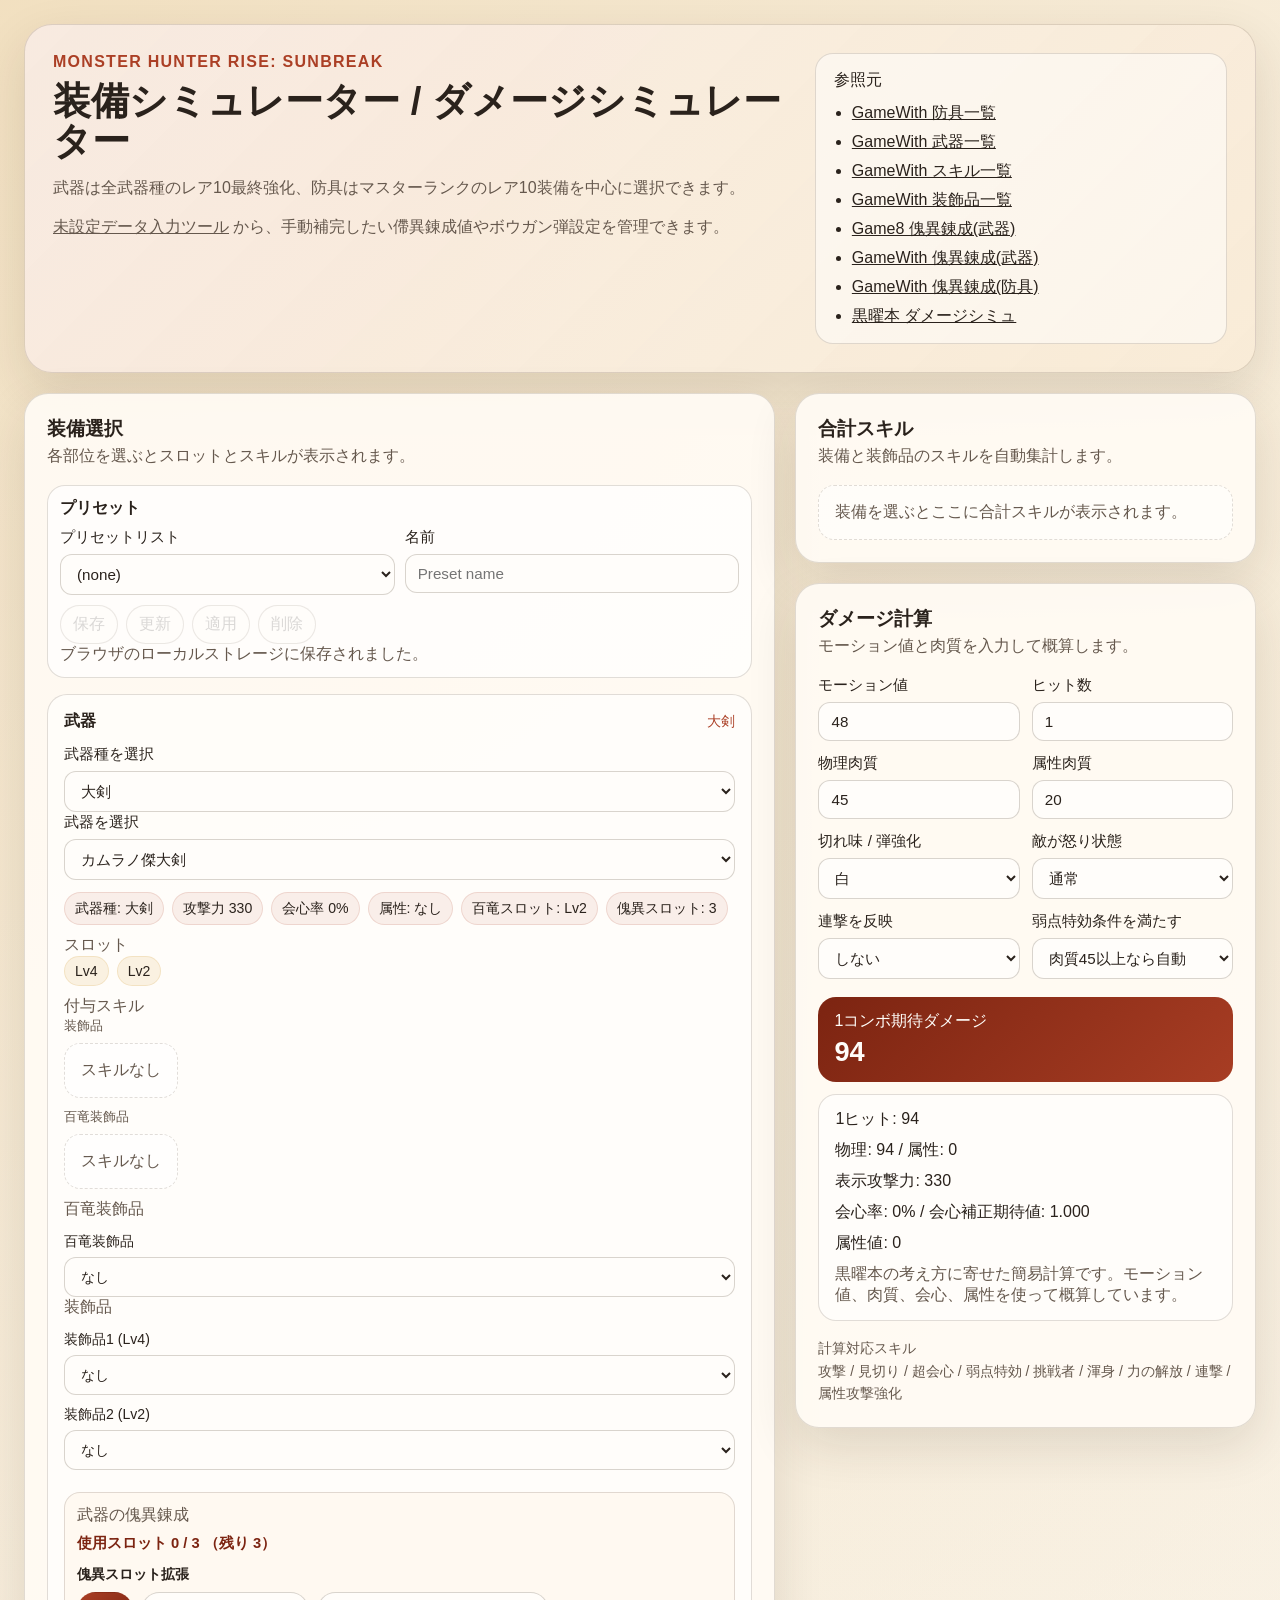
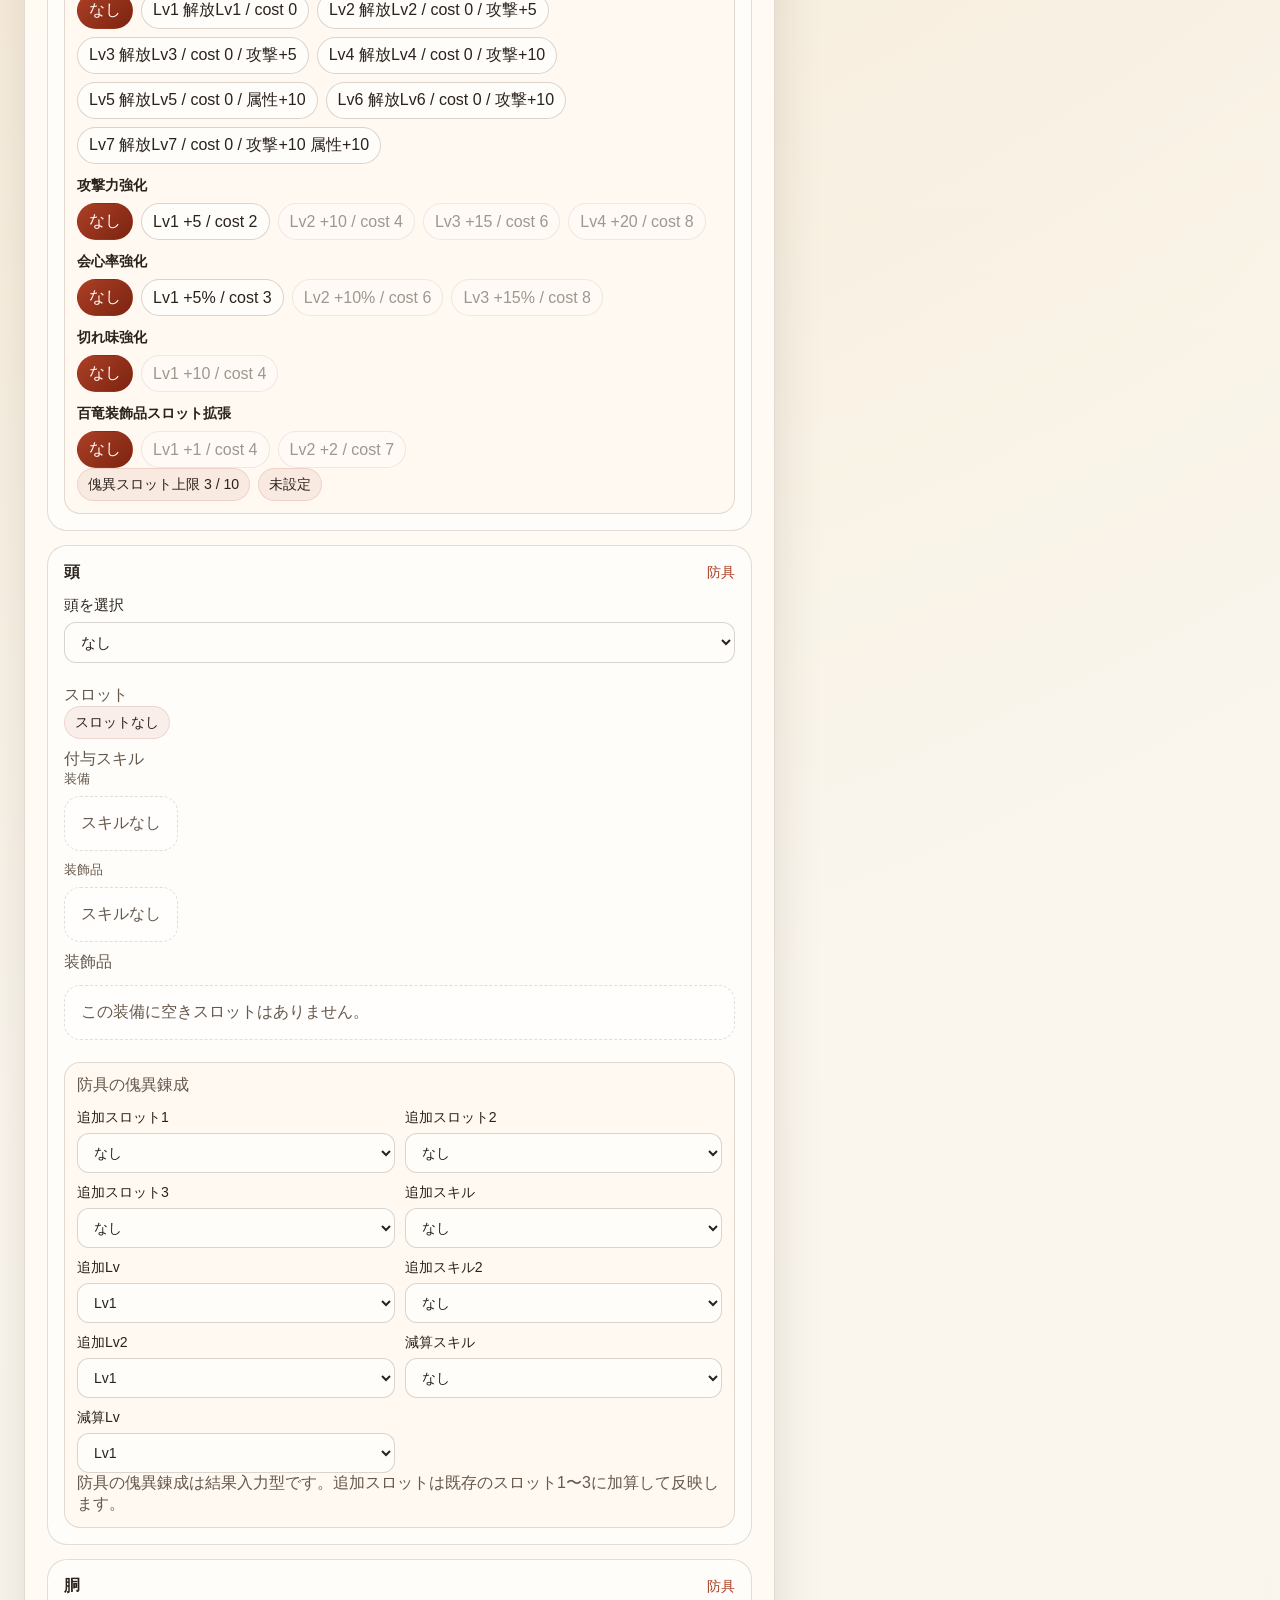
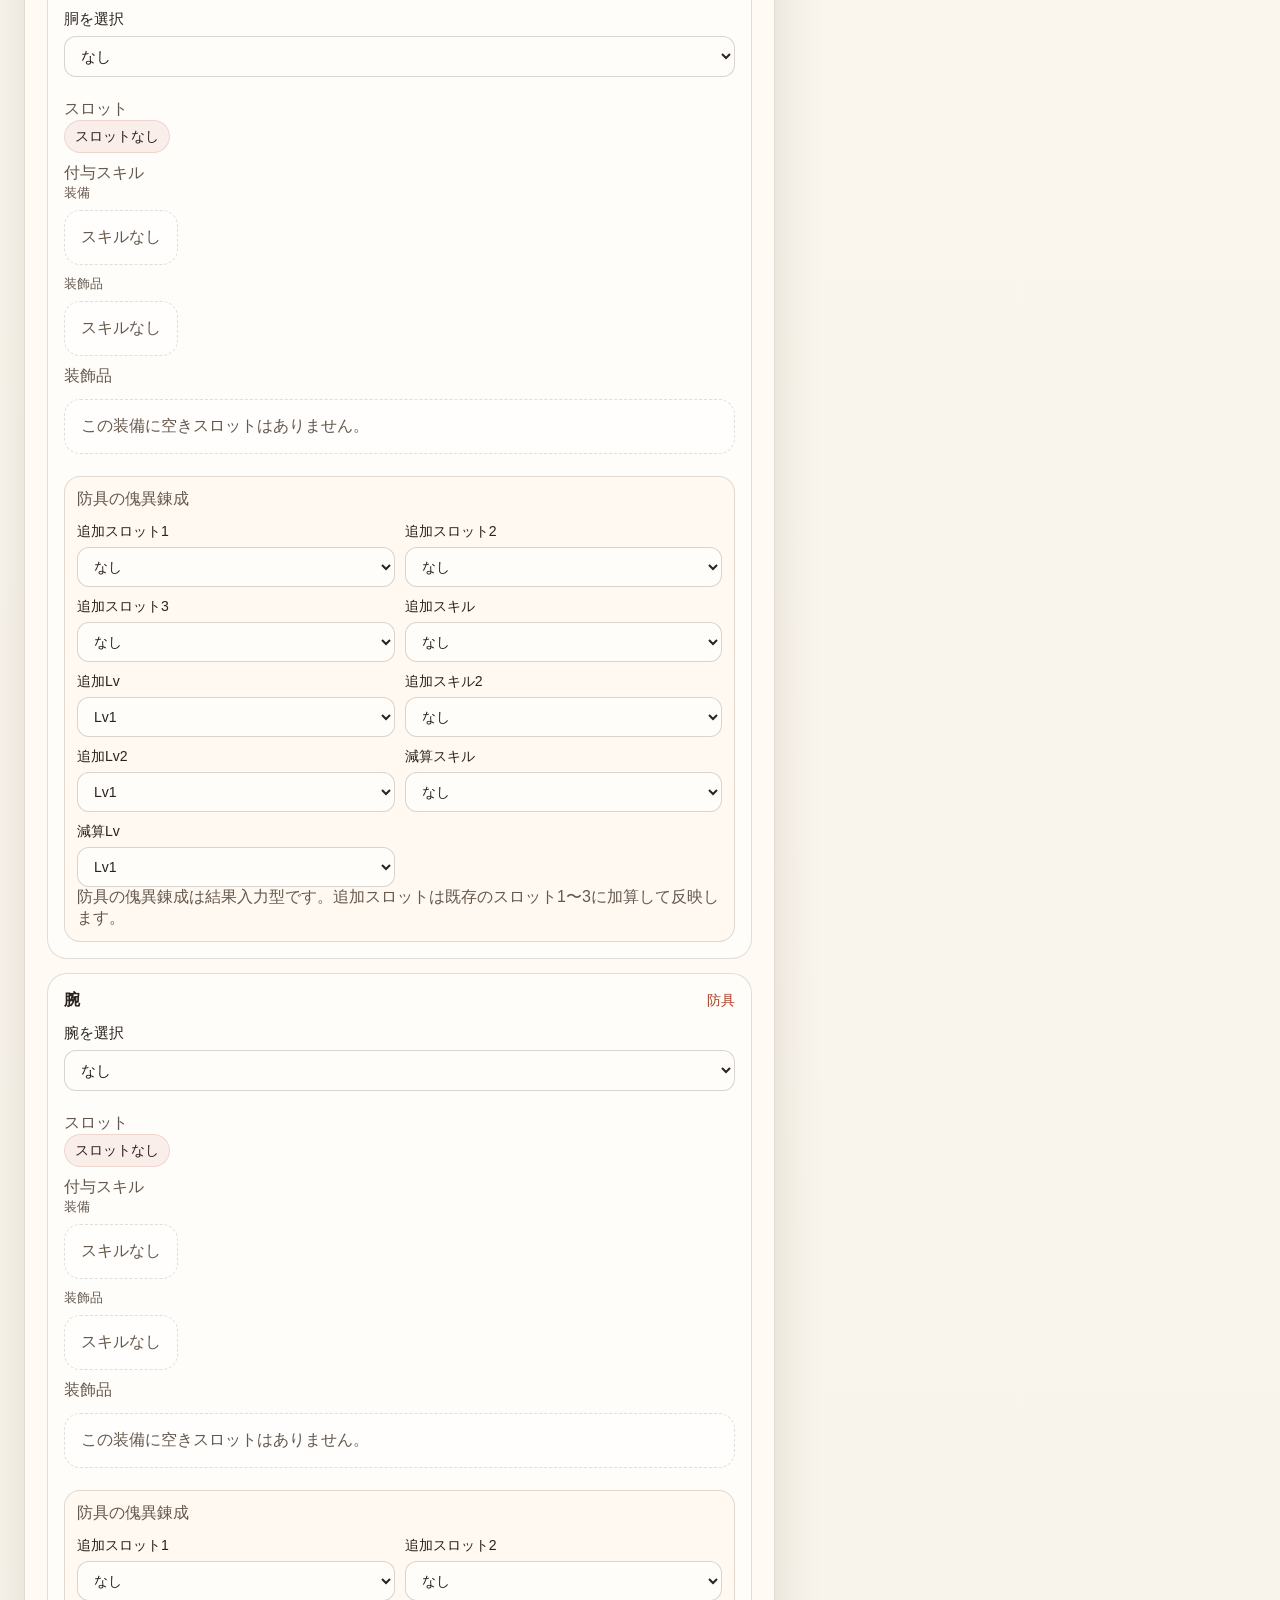
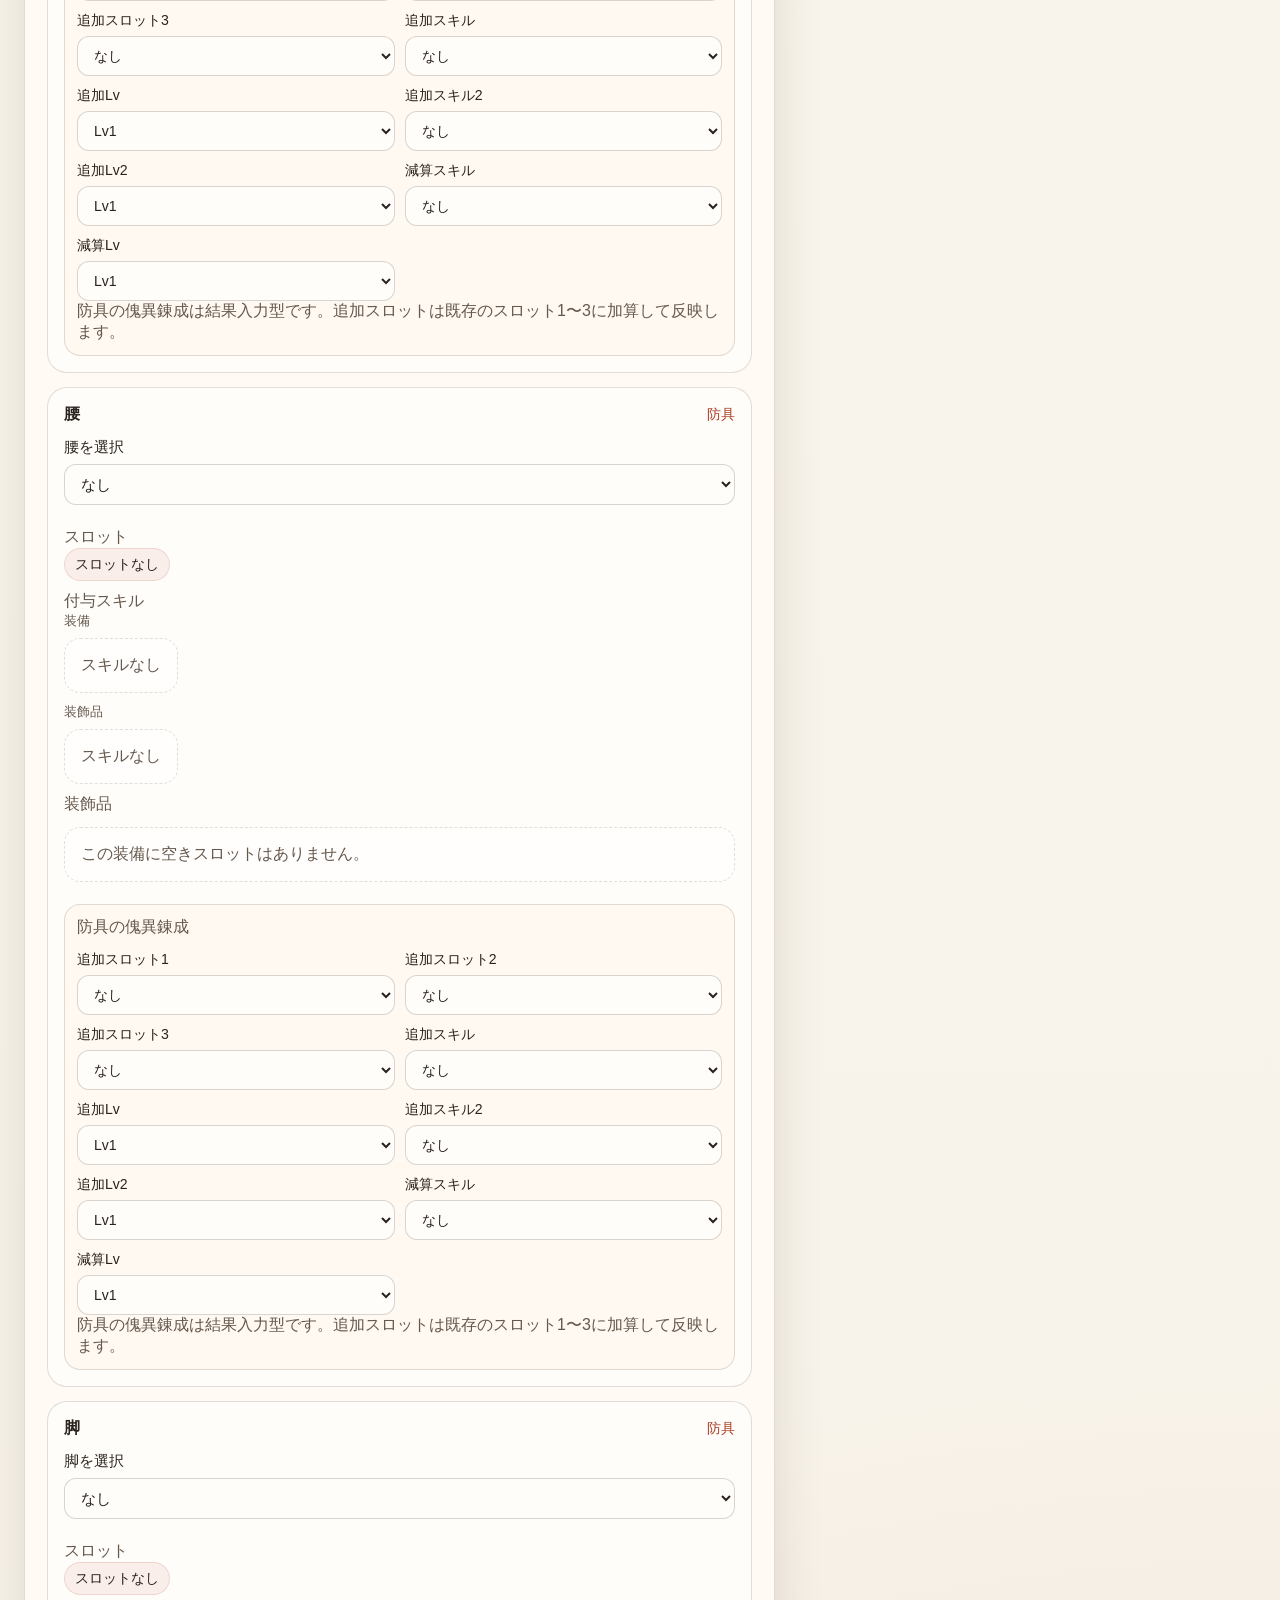
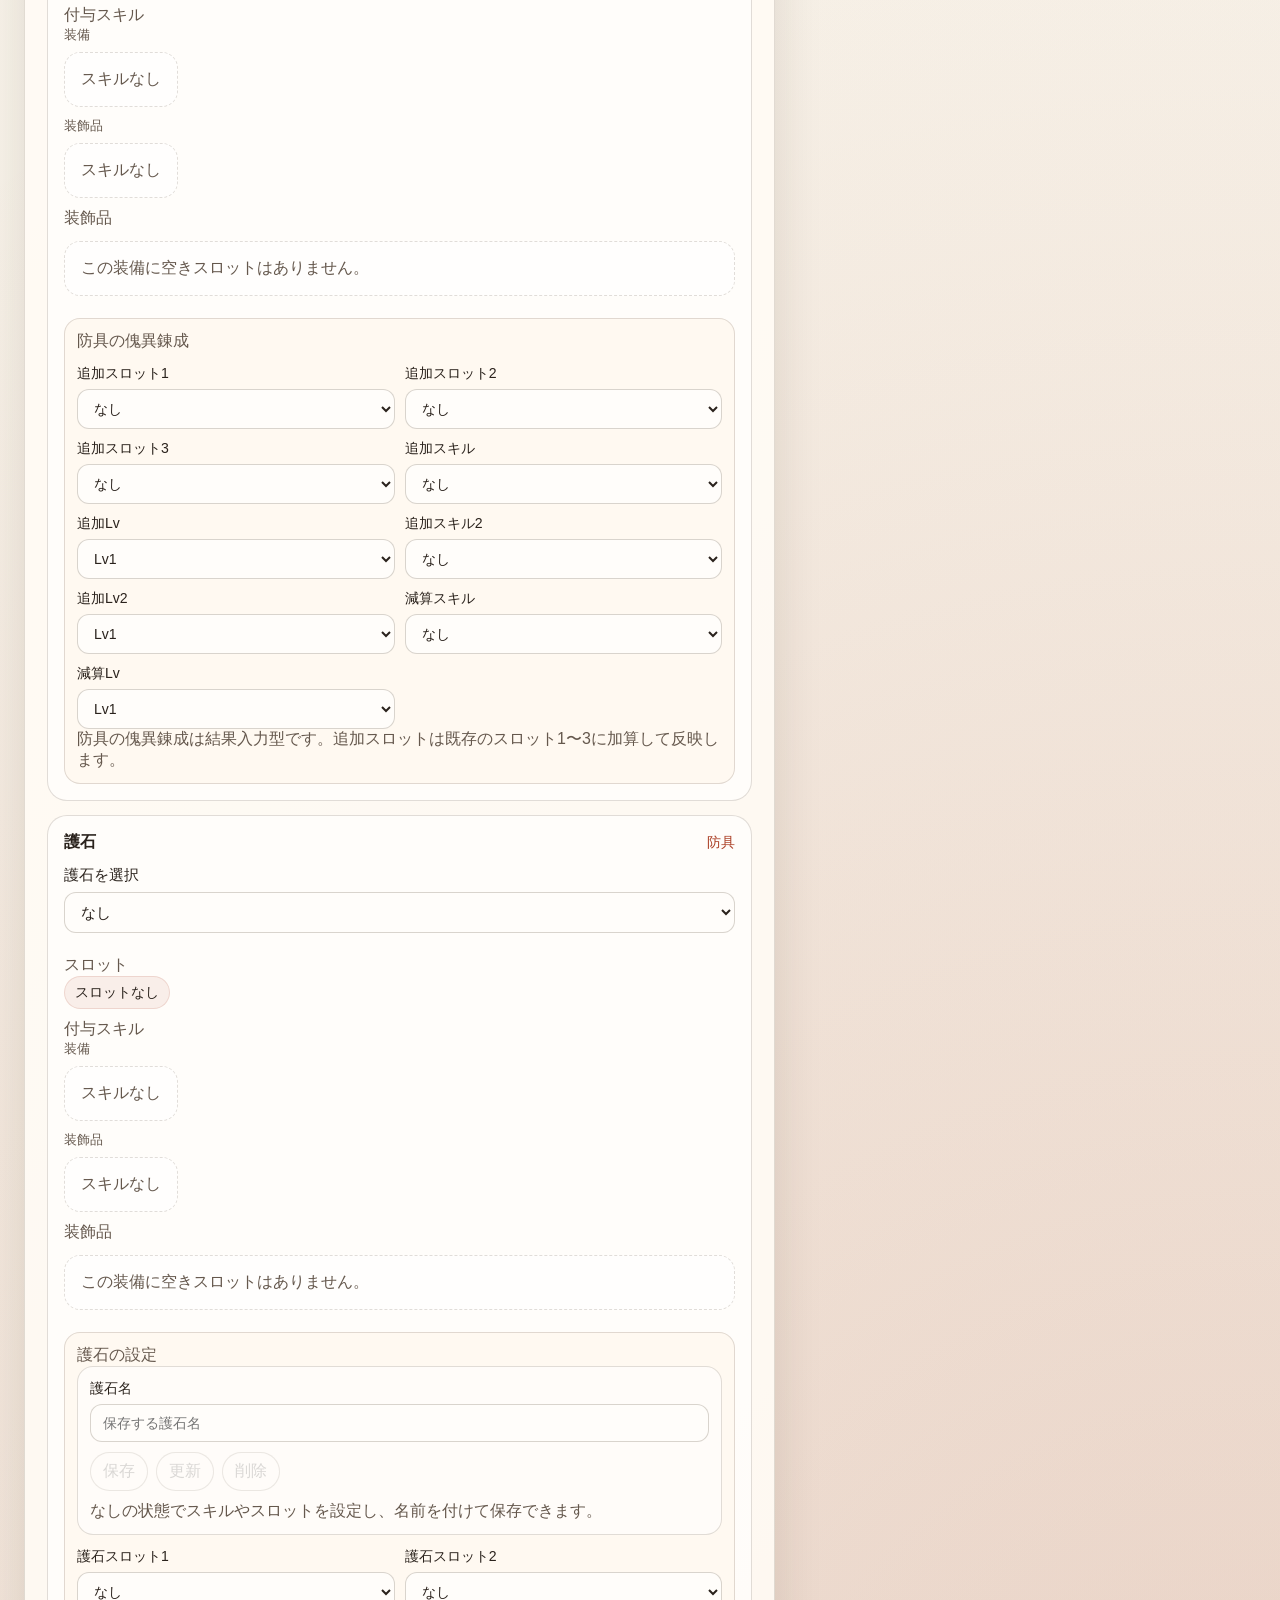
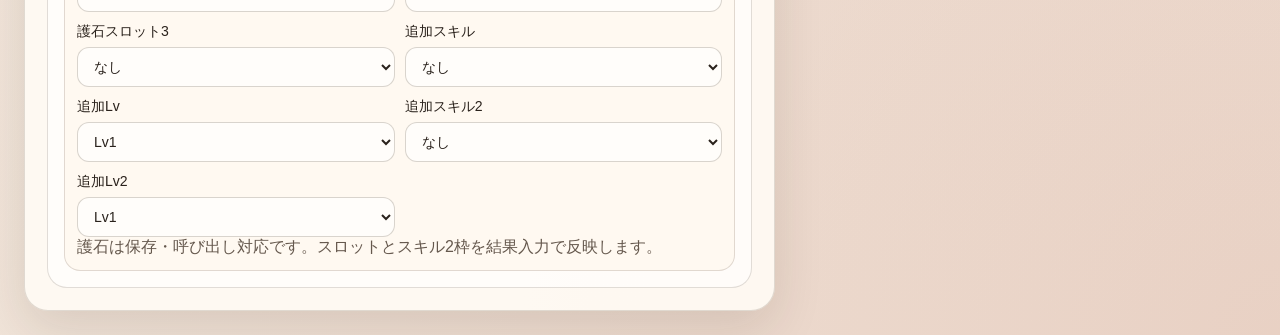
<file: index.html>
﻿<!DOCTYPE html>
<html lang="ja">
  <head>
    <meta charset="UTF-8" />
    <meta name="viewport" content="width=device-width, initial-scale=1.0" />
    <title>サンブレイク装備・ダメージシミュレーター</title>
    <link rel="stylesheet" href="./styles.css" />
  </head>
  <body>
    <div class="app-shell">
      <header class="hero">
        <div>
          <p class="eyebrow">Monster Hunter Rise: Sunbreak</p>
          <h1>装備シミュレーター / ダメージシミュレーター</h1>
          <p class="hero-copy">
            武器は全武器種のレア10最終強化、防具はマスターランクのレア10装備を中心に選択できます。
          </p>
          <p class="hero-copy">
            <a href="./missing-data.html" target="_blank" rel="noreferrer">未設定データ入力ツール</a> から、手動補完したい僀異錬成値やボウガン弾設定を管理できます。
          </p>
        </div>
        <div class="hero-note">
          <p>参照元</p>
          <ul>
            <li><a href="https://gamewith.jp/mhrize/article/show/348248" target="_blank" rel="noreferrer">GameWith 防具一覧</a></li>
            <li><a href="https://gamewith.jp/mhrize/article/show/230751" target="_blank" rel="noreferrer">GameWith 武器一覧</a></li>
            <li><a href="https://gamewith.jp/mhrize/article/show/265040" target="_blank" rel="noreferrer">GameWith スキル一覧</a></li>
            <li><a href="https://gamewith.jp/mhrize/article/show/266756" target="_blank" rel="noreferrer">GameWith 装飾品一覧</a></li>
            <li><a href="https://game8.jp/mhrise/470336" target="_blank" rel="noreferrer">Game8 傀異錬成(武器)</a></li>
            <li><a href="https://gamewith.jp/mhrize/article/show/352670" target="_blank" rel="noreferrer">GameWith 傀異錬成(武器)</a></li>
            <li><a href="https://gamewith.jp/mhrize/article/show/379459" target="_blank" rel="noreferrer">GameWith 傀異錬成(防具)</a></li>
            <li><a href="https://kuroyonhon.com/mhrisesb/d/dame.php" target="_blank" rel="noreferrer">黒曜本 ダメージシミュ</a></li>
          </ul>
        </div>
      </header>

      <main class="layout">
        <section class="panel">
          <div class="section-heading">
            <h2>装備選択</h2>
            <p>各部位を選ぶとスロットとスキルが表示されます。</p>
          </div>
          <div id="preset-panel" class="preset-panel">
            <div class="preset-title">プリセット</div>
            <div class="preset-grid">
              <label>
                プリセットリスト
                <select id="preset-select" data-expandable-select="true"></select>
              </label>
              <label>
                名前
                <input id="preset-name" type="text" placeholder="Preset name" />
              </label>
              <div class="preset-actions">
                <button type="button" id="preset-save">保存</button>
                <button type="button" id="preset-update">更新</button>
                <button type="button" id="preset-apply">適用</button>
                <button type="button" id="preset-delete">削除</button>
              </div>
            </div>
            <div class="meta-text">ブラウザのローカルストレージに保存されました。</div>
          </div>          <div id="equipment-grid" class="equipment-grid"></div>
        </section>

        <aside class="summary-column">
          <section class="panel">
            <div class="section-heading">
              <h2>合計スキル</h2>
              <p>装備と装飾品のスキルを自動集計します。</p>
            </div>
            <div id="skill-summary" class="skill-summary"></div>
          </section>

          <section class="panel">
            <div class="section-heading">
              <h2>ダメージ計算</h2>
              <p>モーション値と肉質を入力して概算します。</p>
            </div>
            <form id="damage-form" class="damage-form">
              <label>
                モーション値
                <input type="number" name="motionValue" min="1" max="500" value="48" />
              </label>
              <label>
                ヒット数
                <input type="number" name="hits" min="1" max="20" value="1" />
              </label>
              <label>
                物理肉質
                <input type="number" name="hitzone" min="1" max="100" value="45" />
              </label>
              <label>
                属性肉質
                <input type="number" name="elementHitzone" min="0" max="100" value="20" />
              </label>
              <label>
                切れ味 / 弾強化
                <select name="sharpness">
                  <option value="purple">紫</option>
                  <option value="white" selected>白</option>
                  <option value="blue">青</option>
                  <option value="green">緑</option>
                </select>
              </label>
              <label>
                敵が怒り状態
                <select name="monsterState">
                  <option value="normal" selected>通常</option>
                  <option value="enraged">怒り</option>
                </select>
              </label>
              <label>
                連撃を反映
                <select name="burstState">
                  <option value="off" selected>しない</option>
                  <option value="on">する</option>
                </select>
              </label>
              <label>
                弱点特効条件を満たす
                <select name="weakspot">
                  <option value="auto" selected>肉質45以上なら自動</option>
                  <option value="force">常に反映</option>
                  <option value="off">反映しない</option>
                </select>
              </label>
            </form>

            <div id="damage-output" class="damage-output"></div>
            <div class="supported-skills">
              <p>計算対応スキル</p>
              <p>攻撃 / 見切り / 超会心 / 弱点特効 / 挑戦者 / 渾身 / 力の解放 / 連撃 / 属性攻撃強化</p>
            </div>
          </section>
        </aside>
      </main>
    </div>

    <script src="./data.js"></script>
    <script src="./app.js"></script>
  </body>
</html>
</file>
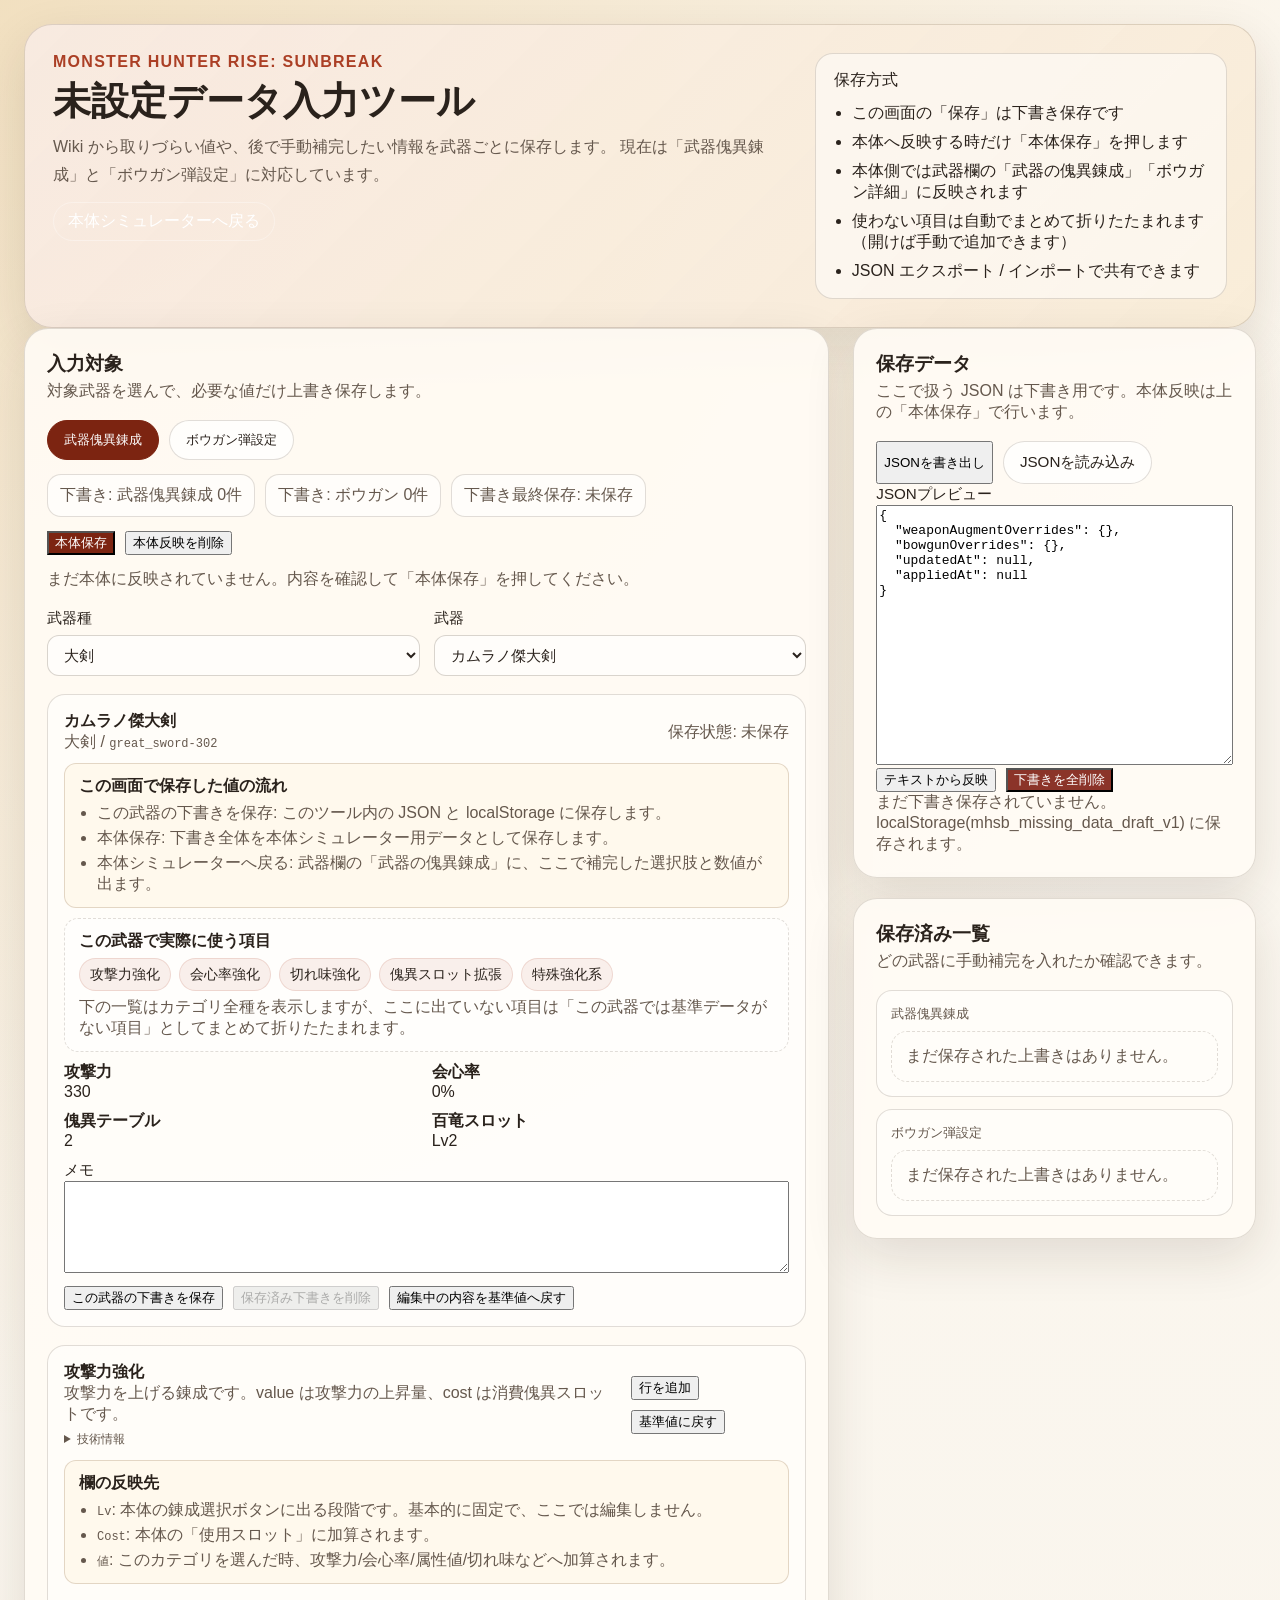
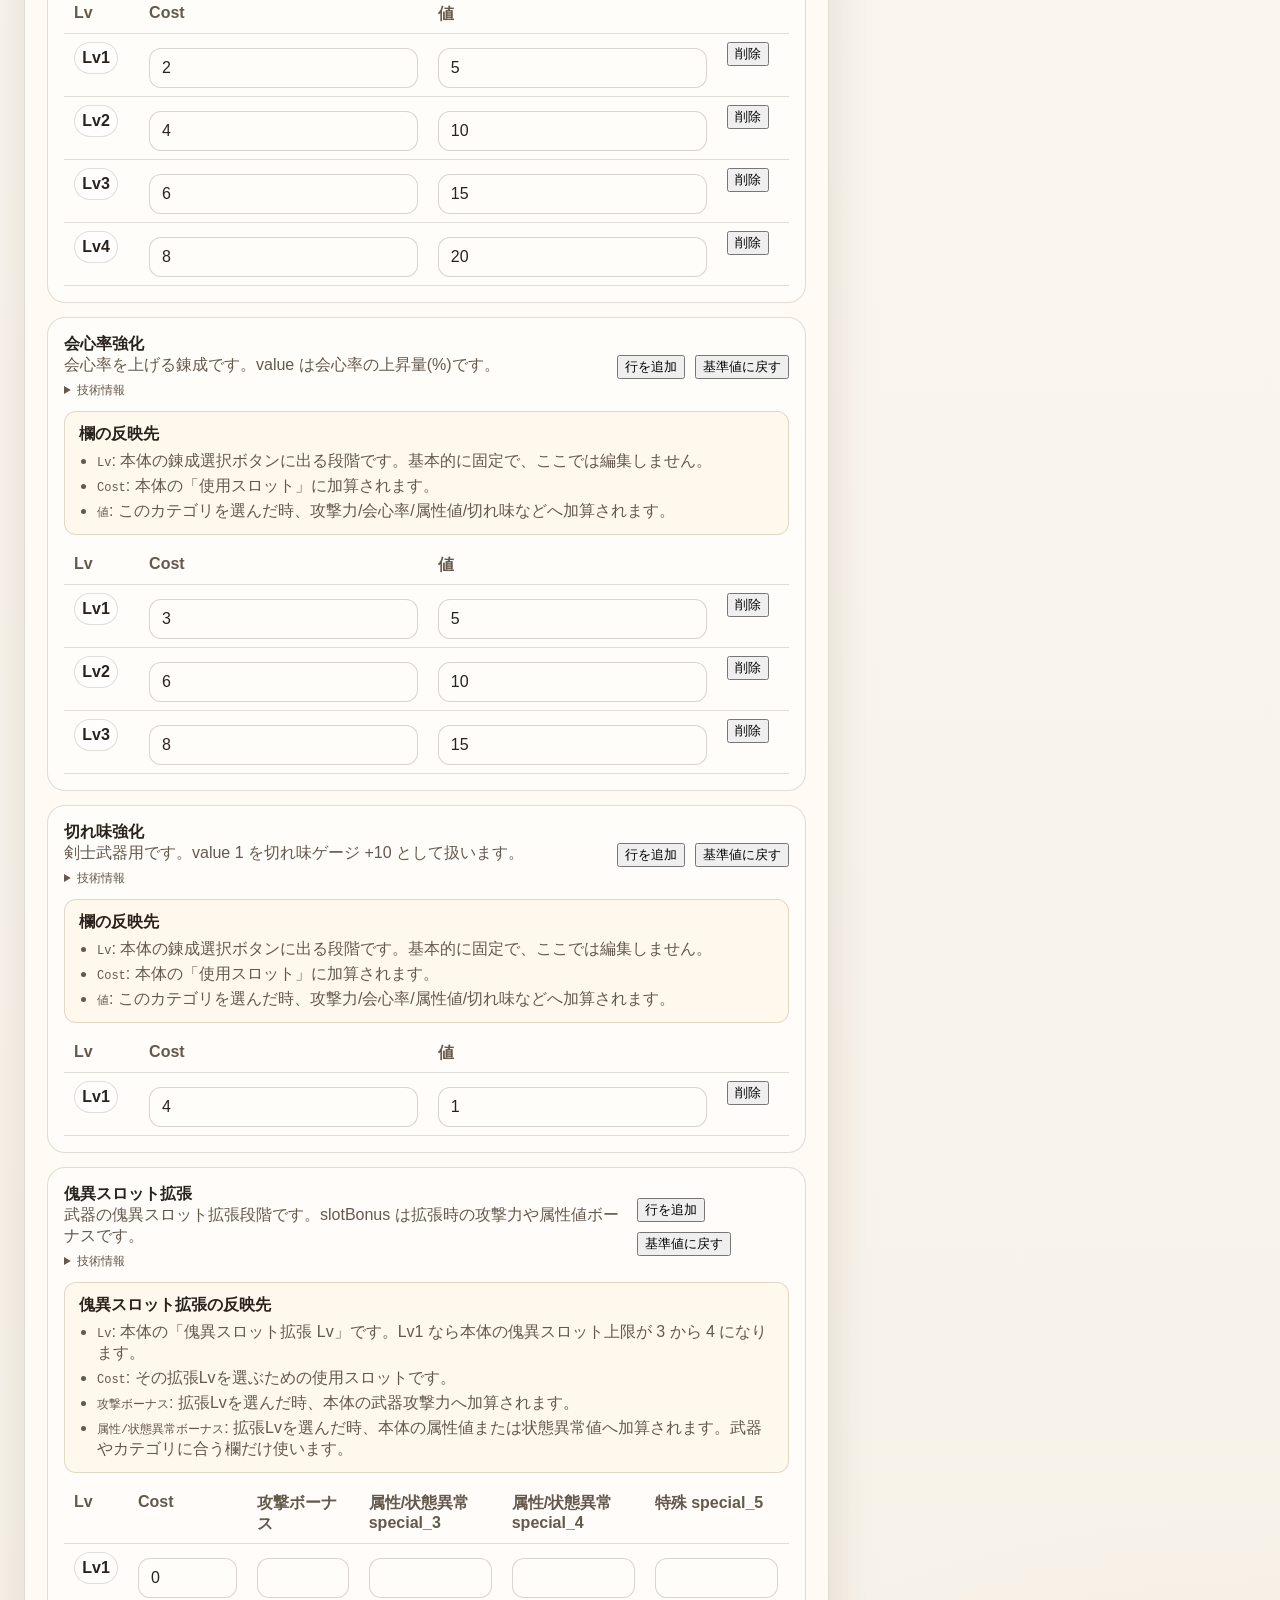
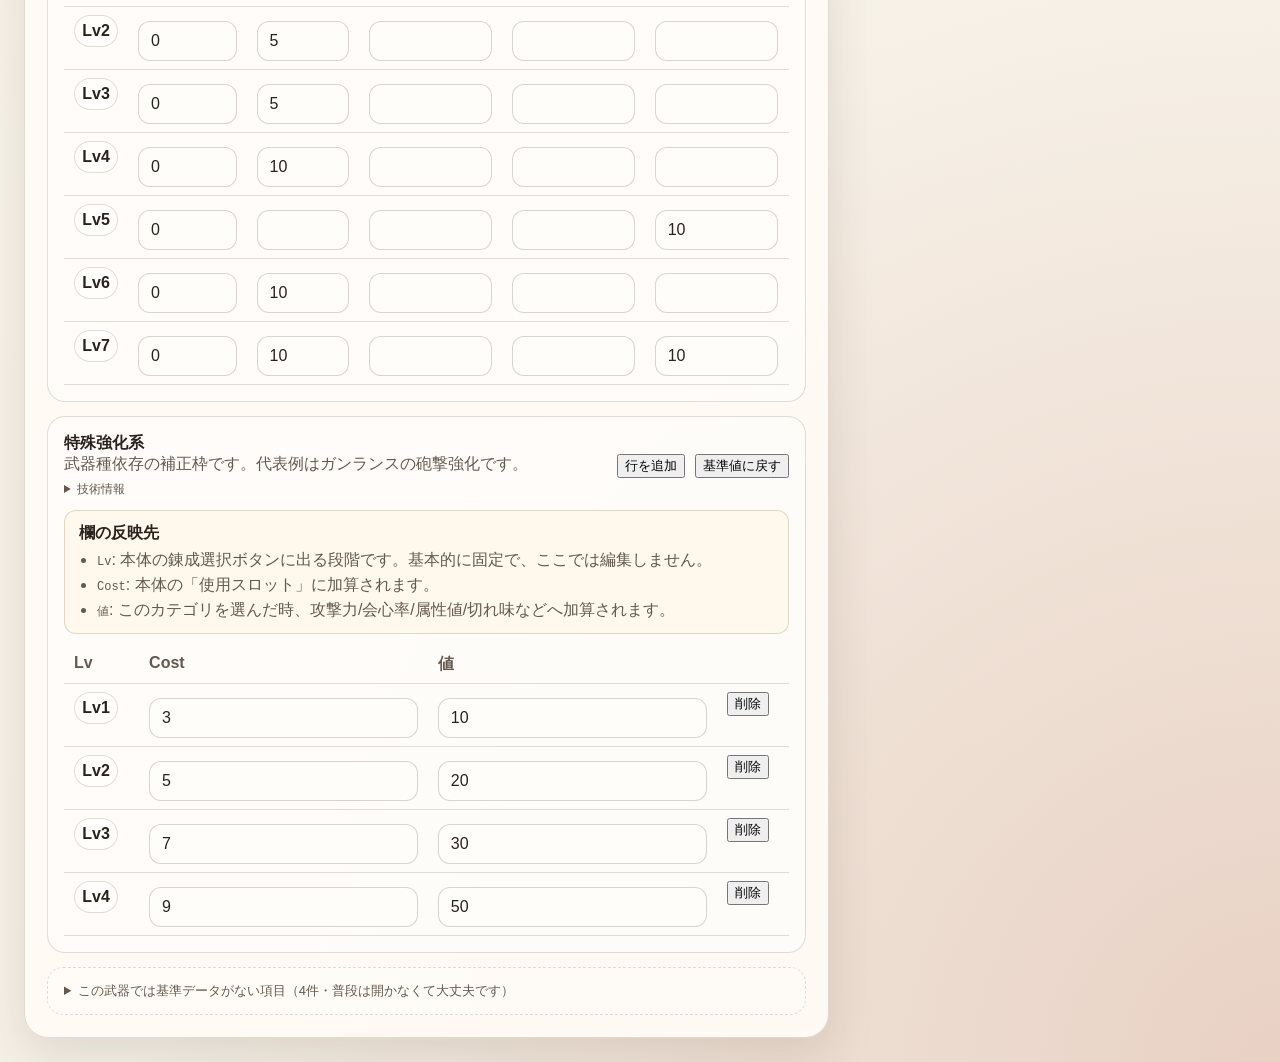
<file: missing-data.html>
<!DOCTYPE html>
<html lang="ja">
  <head>
    <meta charset="UTF-8" />
    <meta name="viewport" content="width=device-width, initial-scale=1.0" />
    <title>未設定データ入力ツール</title>
    <link rel="stylesheet" href="./styles.css" />
    <link rel="stylesheet" href="./missing-data.css" />
  </head>
  <body>
    <div class="app-shell missing-shell">
      <header class="hero missing-hero">
        <div>
          <p class="eyebrow">Monster Hunter Rise: Sunbreak</p>
          <h1>未設定データ入力ツール</h1>
          <p class="hero-copy">
            Wiki から取りづらい値や、後で手動補完したい情報を武器ごとに保存します。
            現在は「武器傀異錬成」と「ボウガン弾設定」に対応しています。
          </p>
          <div class="missing-links">
            <a class="link-chip" href="./index.html">本体シミュレーターへ戻る</a>
          </div>
        </div>
        <div class="hero-note">
          <p>保存方式</p>
          <ul>
            <li>この画面の「保存」は下書き保存です</li>
            <li>本体へ反映する時だけ「本体保存」を押します</li>
            <li>本体側では武器欄の「武器の傀異錬成」「ボウガン詳細」に反映されます</li>
            <li>使わない項目は自動でまとめて折りたたまれます（開けば手動で追加できます）</li>
            <li>JSON エクスポート / インポートで共有できます</li>
          </ul>
        </div>
      </header>

      <main class="missing-layout">
        <section class="panel missing-main-panel">
          <div class="section-heading">
            <h2>入力対象</h2>
            <p>対象武器を選んで、必要な値だけ上書き保存します。</p>
          </div>

          <div class="missing-toolbar">
            <div class="tab-row" id="tab-row">
              <button type="button" class="tab-button is-active" data-tab="augment">武器傀異錬成</button>
              <button type="button" class="tab-button" data-tab="bowgun">ボウガン弾設定</button>
            </div>
            <div class="stat-row" id="storage-stats"></div>
            <div class="io-actions">
              <button type="button" id="apply-to-main" class="primary-button">本体保存</button>
              <button type="button" id="clear-applied-data">本体反映を削除</button>
            </div>
            <div class="meta-text" id="apply-status">まだ本体に反映されていません。</div>
          </div>

          <section id="augment-panel" class="missing-panel-section"></section>
          <section id="bowgun-panel" class="missing-panel-section is-hidden"></section>
        </section>

        <aside class="summary-column missing-side-panel">
          <section class="panel">
            <div class="section-heading">
              <h2>保存データ</h2>
              <p>ここで扱う JSON は下書き用です。本体反映は上の「本体保存」で行います。</p>
            </div>
            <div class="io-actions">
              <button type="button" id="export-json">JSONを書き出し</button>
              <label class="file-label">
                <span>JSONを読み込み</span>
                <input type="file" id="import-json-file" accept="application/json" />
              </label>
            </div>
            <label>
              JSONプレビュー
              <textarea id="json-preview" class="json-preview" spellcheck="false"></textarea>
            </label>
            <div class="io-actions">
              <button type="button" id="import-json-text">テキストから反映</button>
              <button type="button" id="clear-all-data" class="danger-button">下書きを全削除</button>
            </div>
            <div class="meta-text" id="save-status">未保存データはありません。</div>
          </section>

          <section class="panel">
            <div class="section-heading">
              <h2>保存済み一覧</h2>
              <p>どの武器に手動補完を入れたか確認できます。</p>
            </div>
            <div id="saved-summary" class="saved-summary"></div>
          </section>
        </aside>
      </main>
    </div>

    <script src="./data.js"></script>
    <script src="./missing-data.js"></script>
  </body>
</html>
</file>
<file: styles.css>
﻿:root {
  --bg: #f6f1e7;
  --panel: rgba(255, 251, 245, 0.92);
  --line: rgba(73, 54, 32, 0.16);
  --ink: #2a221c;
  --muted: #65584d;
  --accent: #ab3f25;
  --accent-strong: #7c2411;
  --gold: #d49b35;
  --shadow: 0 18px 50px rgba(49, 32, 16, 0.12);
}

* {
  box-sizing: border-box;
}

body {
  margin: 0;
  min-height: 100vh;
  font-family: "Yu Gothic UI", "Hiragino Sans", sans-serif;
  color: var(--ink);
  background:
    radial-gradient(circle at top left, rgba(212, 155, 53, 0.26), transparent 32%),
    radial-gradient(circle at bottom right, rgba(171, 63, 37, 0.18), transparent 26%),
    linear-gradient(180deg, #fcf8f1, var(--bg));
}

a {
  color: inherit;
}

.app-shell {
  max-width: 1420px;
  margin: 0 auto;
  padding: 24px;
}

.hero {
  display: grid;
  grid-template-columns: 1.8fr 1fr;
  gap: 20px;
  padding: 28px;
  border: 1px solid var(--line);
  border-radius: 28px;
  background:
    linear-gradient(135deg, rgba(171, 63, 37, 0.08), rgba(212, 155, 53, 0.14)),
    var(--panel);
  box-shadow: var(--shadow);
}

.eyebrow {
  margin: 0 0 10px;
  color: var(--accent);
  font-weight: 700;
  letter-spacing: 0.08em;
  text-transform: uppercase;
}

h1, h2, h3, h4, p {
  margin: 0;
}

h1 {
  font-size: clamp(1.9rem, 3vw, 3.2rem);
  line-height: 1.05;
}

.hero-copy,
.section-heading p,
.piece-summary,
.supported-skills,
.meta-text {
  color: var(--muted);
}

.hero-copy {
  margin-top: 12px;
  max-width: 760px;
  line-height: 1.7;
}

.hero-note {
  padding: 16px 18px;
  border-radius: 18px;
  border: 1px solid var(--line);
  background: rgba(255, 255, 255, 0.5);
}

.hero-note ul {
  margin: 12px 0 0;
  padding-left: 18px;
  display: grid;
  gap: 8px;
}

.layout {
  display: grid;
  grid-template-columns: minmax(0, 1.55fr) minmax(320px, 0.95fr);
  gap: 20px;
  margin-top: 20px;
}

.summary-column {
  display: grid;
  gap: 20px;
  align-content: start;
}

.panel {
  padding: 22px;
  border: 1px solid var(--line);
  border-radius: 24px;
  background: var(--panel);
  box-shadow: var(--shadow);
}

.section-heading {
  margin-bottom: 18px;
}

.section-heading h2 {
  font-size: 1.2rem;
  margin-bottom: 4px;
}

.equipment-grid {
  display: grid;
  gap: 14px;
}

.piece-card {
  border: 1px solid var(--line);
  border-radius: 20px;
  padding: 16px;
  background: rgba(255, 255, 255, 0.58);
}

.piece-header {
  display: flex;
  justify-content: space-between;
  gap: 12px;
  align-items: baseline;
  margin-bottom: 12px;
}

.piece-title {
  font-weight: 700;
}

.piece-type {
  color: var(--accent);
  font-size: 0.9rem;
}

select,
input {
  width: 100%;
  margin-top: 6px;
  border: 1px solid rgba(67, 49, 26, 0.2);
  border-radius: 12px;
  padding: 10px 12px;
  font: inherit;
  color: var(--ink);
  background: #fffdfa;
}

select[size]:not([size="1"]) {
  background: #fff;
}

label {
  display: block;
  font-size: 0.95rem;
}

.piece-meta {
  display: grid;
  gap: 10px;
  margin-top: 12px;
}

.chip-row,
.slot-row,
.skill-row {
  display: flex;
  flex-wrap: wrap;
  gap: 8px;
}


.skill-groups {
  display: grid;
  gap: 10px;
}

.skill-group-block {
  display: grid;
  gap: 8px;
}

.skill-group-title {
  font-size: 0.82rem;
  color: var(--muted);
}

.chip,
.slot-badge,
.skill-badge {
  padding: 6px 10px;
  border-radius: 999px;
  background: rgba(171, 63, 37, 0.08);
  border: 1px solid rgba(171, 63, 37, 0.14);
  font-size: 0.88rem;
}

.slot-badge {
  background: rgba(212, 155, 53, 0.12);
  border-color: rgba(212, 155, 53, 0.18);
}

.skill-badge {
  background: rgba(34, 75, 57, 0.09);
  border-color: rgba(34, 75, 57, 0.16);
}

.decoration-grid {
  display: grid;
  gap: 10px;
  margin-top: 12px;
}

.decoration-label {
  font-size: 0.88rem;
}

.skill-summary {
  display: grid;
  gap: 14px;
}

.summary-section {
  display: grid;
  gap: 10px;
}

.summary-item {
  display: flex;
  justify-content: space-between;
  gap: 16px;
  padding: 12px 14px;
  border-radius: 16px;
  border: 1px solid var(--line);
  background: rgba(255, 255, 255, 0.58);
}

.summary-item strong {
  color: #2f261f;
}

.summary-item .overcap {
  color: #e14b4b;
}

.summary-item .cap-reached {
  color: #2d7a46;
}

.damage-form {
  display: grid;
  grid-template-columns: repeat(2, minmax(0, 1fr));
  gap: 12px;
}

.damage-output {
  display: grid;
  gap: 12px;
  margin-top: 18px;
}

.bowgun-panel {
  margin-top: 12px;
  padding: 12px;
  border: 1px solid var(--line);
  border-radius: 16px;
  background: rgba(255, 255, 255, 0.62);
}

.augment-panel {
  margin-top: 12px;
  padding: 12px;
  border: 1px solid var(--line);
  border-radius: 16px;
  background: rgba(255, 248, 240, 0.82);
}

.augment-budget {
  margin-top: 8px;
  font-size: 0.92rem;
  color: var(--accent-strong);
  font-weight: 700;
}

.augment-row {
  display: grid;
  gap: 8px;
  margin-top: 12px;
}

.augment-label {
  font-size: 0.9rem;
  font-weight: 700;
}

.augment-options,
.augment-summary {
  display: flex;
  flex-wrap: wrap;
  gap: 8px;
}

.augment-chip {
  border: 1px solid rgba(67, 49, 26, 0.2);
  border-radius: 999px;
  padding: 7px 11px;
  font: inherit;
  color: var(--ink);
  background: #fffdfa;
  cursor: pointer;
}

.augment-chip.is-active {
  color: #fffdf9;
  background: linear-gradient(135deg, var(--accent), var(--accent-strong));
  border-color: transparent;
}

.augment-chip:disabled {
  opacity: 0.45;
  cursor: not-allowed;
}

.armor-augment-grid {
  display: grid;
  grid-template-columns: repeat(2, minmax(0, 1fr));
  gap: 10px;
  margin-top: 12px;
}

.bowgun-meta {
  display: grid;
  grid-template-columns: repeat(2, minmax(0, 1fr));
  gap: 8px;
  margin-bottom: 10px;
}

.bowgun-meta-item {
  padding: 8px 10px;
  border-radius: 12px;
  background: rgba(171, 63, 37, 0.06);
}

.status-good {
  color: #1b7f3a;
  font-weight: 700;
}

.status-base {
  color: var(--muted);
}

.status-warn {
  color: #a13b26;
}

.ammo-grid {
  display: grid;
  gap: 8px;
  max-height: 240px;
  overflow: auto;
}

.ammo-row {
  display: grid;
  grid-template-columns: 1.5fr 0.7fr 1fr;
  gap: 8px;
  align-items: center;
  padding: 8px 10px;
  border-radius: 12px;
  background: rgba(255, 255, 255, 0.72);
  border: 1px solid rgba(67, 49, 26, 0.12);
  font-size: 0.9rem;
}

.ammo-note {
  color: var(--muted);
  font-size: 0.85rem;
}

.damage-card {
  padding: 14px 16px;
  border-radius: 18px;
  color: #fffdf9;
  background:
    linear-gradient(135deg, rgba(124, 36, 17, 0.96), rgba(171, 63, 37, 0.92)),
    #7c2411;
}

.damage-card strong {
  display: block;
  font-size: 1.7rem;
  margin-top: 4px;
}

.damage-breakdown {
  display: grid;
  gap: 10px;
  padding: 14px 16px;
  border-radius: 18px;
  border: 1px solid var(--line);
  background: rgba(255, 255, 255, 0.58);
}

.supported-skills {
  margin-top: 16px;
  font-size: 0.88rem;
  line-height: 1.6;
}

.empty {
  padding: 16px;
  border-radius: 16px;
  color: var(--muted);
  background: rgba(255, 255, 255, 0.54);
  border: 1px dashed var(--line);
}

.preset-panel {
  margin-bottom: 16px;
  padding: 12px;
  border: 1px solid var(--line);
  border-radius: 18px;
  background: rgba(255, 255, 255, 0.68);
}

.preset-title {
  font-weight: 700;
  margin-bottom: 8px;
}

.preset-grid {
  display: grid;
  grid-template-columns: repeat(2, minmax(0, 1fr));
  gap: 10px;
}

.preset-actions {
  display: flex;
  flex-wrap: wrap;
  gap: 8px;
  align-items: center;
}

.preset-actions button {
  border: 1px solid rgba(67, 49, 26, 0.2);
  border-radius: 999px;
  padding: 8px 12px;
  font: inherit;
  background: #fffdfa;
  cursor: pointer;
}

.preset-actions button:disabled {
  opacity: 0.5;
  cursor: not-allowed;
}@media (max-width: 1040px) {
  .layout,
  .hero {
    grid-template-columns: 1fr;
  }
}

.preset-panel {
  margin-bottom: 16px;
  padding: 12px;
  border: 1px solid var(--line);
  border-radius: 18px;
  background: rgba(255, 255, 255, 0.68);
}

.preset-title {
  font-weight: 700;
  margin-bottom: 8px;
}

.preset-grid {
  display: grid;
  grid-template-columns: repeat(2, minmax(0, 1fr));
  gap: 10px;
}

.preset-actions {
  display: flex;
  flex-wrap: wrap;
  gap: 8px;
  align-items: center;
}

.preset-actions button {
  border: 1px solid rgba(67, 49, 26, 0.2);
  border-radius: 999px;
  padding: 8px 12px;
  font: inherit;
  background: #fffdfa;
  cursor: pointer;
}

.preset-actions button:disabled {
  opacity: 0.5;
  cursor: not-allowed;
}@media (max-width: 720px) {
  .app-shell {
    padding: 16px;
  }

  .panel,
  .hero {
    padding: 18px;
    border-radius: 20px;
  }

  .damage-form {
    grid-template-columns: 1fr;
  }

  .bowgun-meta,\n  .ammo-row,\n  .armor-augment-grid,\n  .preset-grid {
    grid-template-columns: 1fr;
  }
}






.charm-storage-panel {
  display: grid;
  gap: 10px;
  margin-bottom: 12px;
  padding: 12px;
  border: 1px solid var(--line);
  border-radius: 16px;
  background: rgba(255, 255, 255, 0.54);
}

.charm-actions {
  display: flex;
  flex-wrap: wrap;
  gap: 8px;
}
</file>
<file: missing-data.css>
.missing-layout {
  display: grid;
  grid-template-columns: minmax(0, 1.8fr) minmax(320px, 0.9fr);
  gap: 24px;
}

.missing-main-panel,
.missing-side-panel {
  min-width: 0;
}

.missing-toolbar {
  display: grid;
  gap: 14px;
  margin-bottom: 18px;
}

.tab-row {
  display: flex;
  flex-wrap: wrap;
  gap: 10px;
}

.tab-button {
  border: 1px solid var(--line);
  background: rgba(255,255,255,0.72);
  color: var(--ink);
  border-radius: 999px;
  padding: 10px 16px;
  cursor: pointer;
}

.tab-button.is-active {
  background: var(--accent-strong);
  color: #fff;
  border-color: var(--accent-strong);
}

.primary-button {
  background: var(--accent-strong);
  color: #fff;
}

.stat-row {
  display: flex;
  flex-wrap: wrap;
  gap: 10px;
}

.missing-stat {
  border: 1px solid var(--line);
  background: rgba(255,255,255,0.58);
  border-radius: 14px;
  padding: 10px 12px;
  color: var(--muted);
}

.missing-panel-section.is-hidden {
  display: none;
}

.missing-grid {
  display: grid;
  gap: 18px;
}

.selector-grid {
  display: grid;
  grid-template-columns: repeat(2, minmax(0, 1fr));
  gap: 14px;
}

.info-card {
  border: 1px solid var(--line);
  background: rgba(255,255,255,0.52);
  border-radius: 18px;
  padding: 16px;
  display: grid;
  gap: 10px;
}

.info-grid {
  display: grid;
  grid-template-columns: repeat(2, minmax(0, 1fr));
  gap: 10px;
}

.info-grid strong {
  display: block;
  color: var(--ink);
}

.help-box {
  border: 1px dashed var(--line);
  border-radius: 14px;
  background: rgba(255, 255, 255, 0.44);
  padding: 12px 14px;
  display: grid;
  gap: 6px;
}

.help-box strong {
  color: var(--ink);
}

.flow-guide {
  border: 1px solid rgba(127, 92, 58, 0.22);
  border-radius: 12px;
  background: rgba(255, 247, 232, 0.74);
  padding: 12px 14px;
  color: var(--muted);
}

.flow-guide strong {
  display: block;
  color: var(--ink);
  margin-bottom: 6px;
}

.flow-guide ul {
  margin: 0;
  padding-left: 18px;
}

.flow-guide li + li {
  margin-top: 4px;
}

.cell-hint {
  display: block;
  margin-top: 6px;
  color: var(--muted);
  font-size: 12px;
  line-height: 1.55;
}

.level-chip {
  display: inline-flex;
  align-items: center;
  justify-content: center;
  min-width: 44px;
  min-height: 32px;
  border: 1px solid var(--line);
  border-radius: 999px;
  background: rgba(255, 255, 255, 0.66);
  color: var(--ink);
  font-weight: 700;
}

.mono-text {
  font-family: ui-monospace, SFMono-Regular, Consolas, monospace;
  font-size: 12px;
}

.augment-category-list,
.ammo-list {
  display: grid;
  gap: 14px;
}

.augment-card,
.ammo-card {
  border: 1px solid var(--line);
  border-radius: 18px;
  background: rgba(255,255,255,0.48);
  padding: 16px;
  display: grid;
  gap: 12px;
}

.row-header {
  display: flex;
  justify-content: space-between;
  gap: 12px;
  align-items: center;
}

.inline-actions,
.io-actions,
.editor-actions {
  display: flex;
  flex-wrap: wrap;
  gap: 10px;
}

.table-scroll {
  overflow-x: auto;
}

.data-table {
  width: 100%;
  border-collapse: collapse;
  min-width: 1040px;
}

.augment-data-table.is-simple {
  min-width: 520px;
}

.augment-data-table.is-slot-unlock {
  min-width: 920px;
}

.data-table th,
.data-table td {
  border-bottom: 1px solid var(--line);
  padding: 8px 10px;
  text-align: left;
  vertical-align: top;
}

.data-table th {
  color: var(--muted);
  font-weight: 600;
}

.data-table input,
.data-table select,
.ammo-card input,
.ammo-card textarea,
.selector-grid select,
.selector-grid input,
.info-card textarea,
label textarea {
  width: 100%;
}

.missing-shell textarea.json-preview,
.line-textarea {
  min-height: 120px;
  font-family: ui-monospace, SFMono-Regular, Consolas, monospace;
  font-size: 13px;
}

.missing-shell textarea.json-preview {
  min-height: 260px;
}

.note-box {
  min-height: 92px;
}

.file-label {
  display: inline-flex;
  align-items: center;
  gap: 8px;
  border: 1px solid var(--line);
  background: rgba(255,255,255,0.72);
  border-radius: 999px;
  padding: 10px 16px;
  cursor: pointer;
}

.file-label input {
  display: none;
}

.danger-button {
  background: #8b3429;
  color: #fff;
}

.saved-summary {
  display: grid;
  gap: 12px;
}

.saved-group {
  border: 1px solid var(--line);
  border-radius: 16px;
  background: rgba(255,255,255,0.48);
  padding: 14px;
  display: grid;
  gap: 8px;
}

.saved-group-title {
  color: var(--muted);
  font-size: 13px;
}

.saved-item {
  display: flex;
  justify-content: space-between;
  gap: 12px;
  border-top: 1px dashed var(--line);
  padding-top: 8px;
}

.saved-item:first-of-type {
  border-top: 0;
  padding-top: 0;
}

.saved-item-meta {
  color: var(--muted);
  font-size: 13px;
}

.empty-box {
  border: 1px dashed var(--line);
  border-radius: 16px;
  padding: 14px;
  color: var(--muted);
}

.link-chip {
  display: inline-flex;
  align-items: center;
  gap: 8px;
  border: 1px solid rgba(255,255,255,0.32);
  border-radius: 999px;
  padding: 8px 14px;
  color: #fff;
  text-decoration: none;
}

.missing-links {
  margin-top: 14px;
}

.augment-unused-block {
  border: 1px dashed var(--line);
  border-radius: 16px;
  background: rgba(255,255,255,0.34);
  padding: 4px;
}

.augment-unused-block > summary {
  cursor: pointer;
  padding: 10px 12px;
  color: var(--muted);
  font-size: 13px;
}

.augment-unused-block[open] > summary {
  margin-bottom: 8px;
}

.augment-unused-block .augment-card {
  margin: 0 0 12px;
}

.augment-unused-block .augment-card:last-child {
  margin-bottom: 4px;
}

.augment-tech-info {
  margin-top: 6px;
}

.augment-tech-info > summary {
  cursor: pointer;
  color: var(--muted);
  font-size: 12px;
}

@media (max-width: 1100px) {
  .missing-layout {
    grid-template-columns: 1fr;
  }
}

@media (max-width: 720px) {
  .selector-grid,
  .info-grid {
    grid-template-columns: 1fr;
  }
}
</file>
